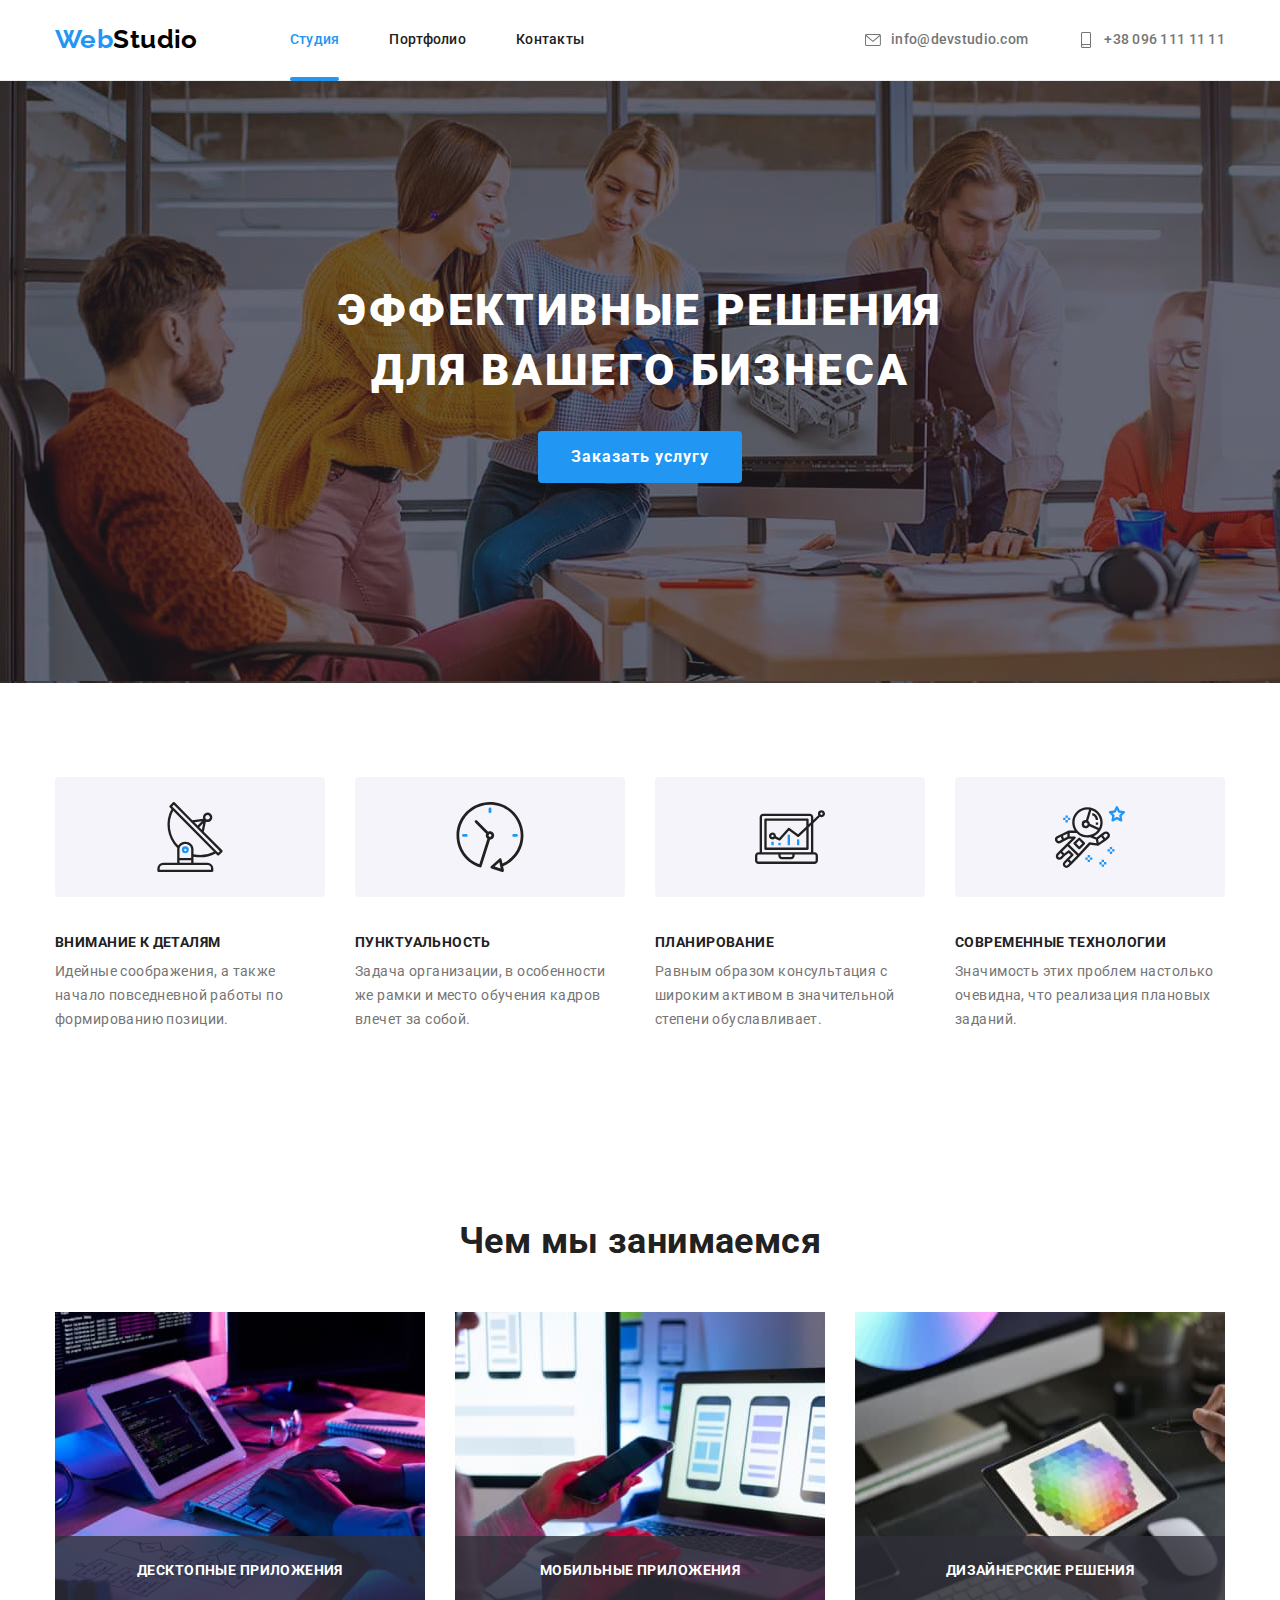
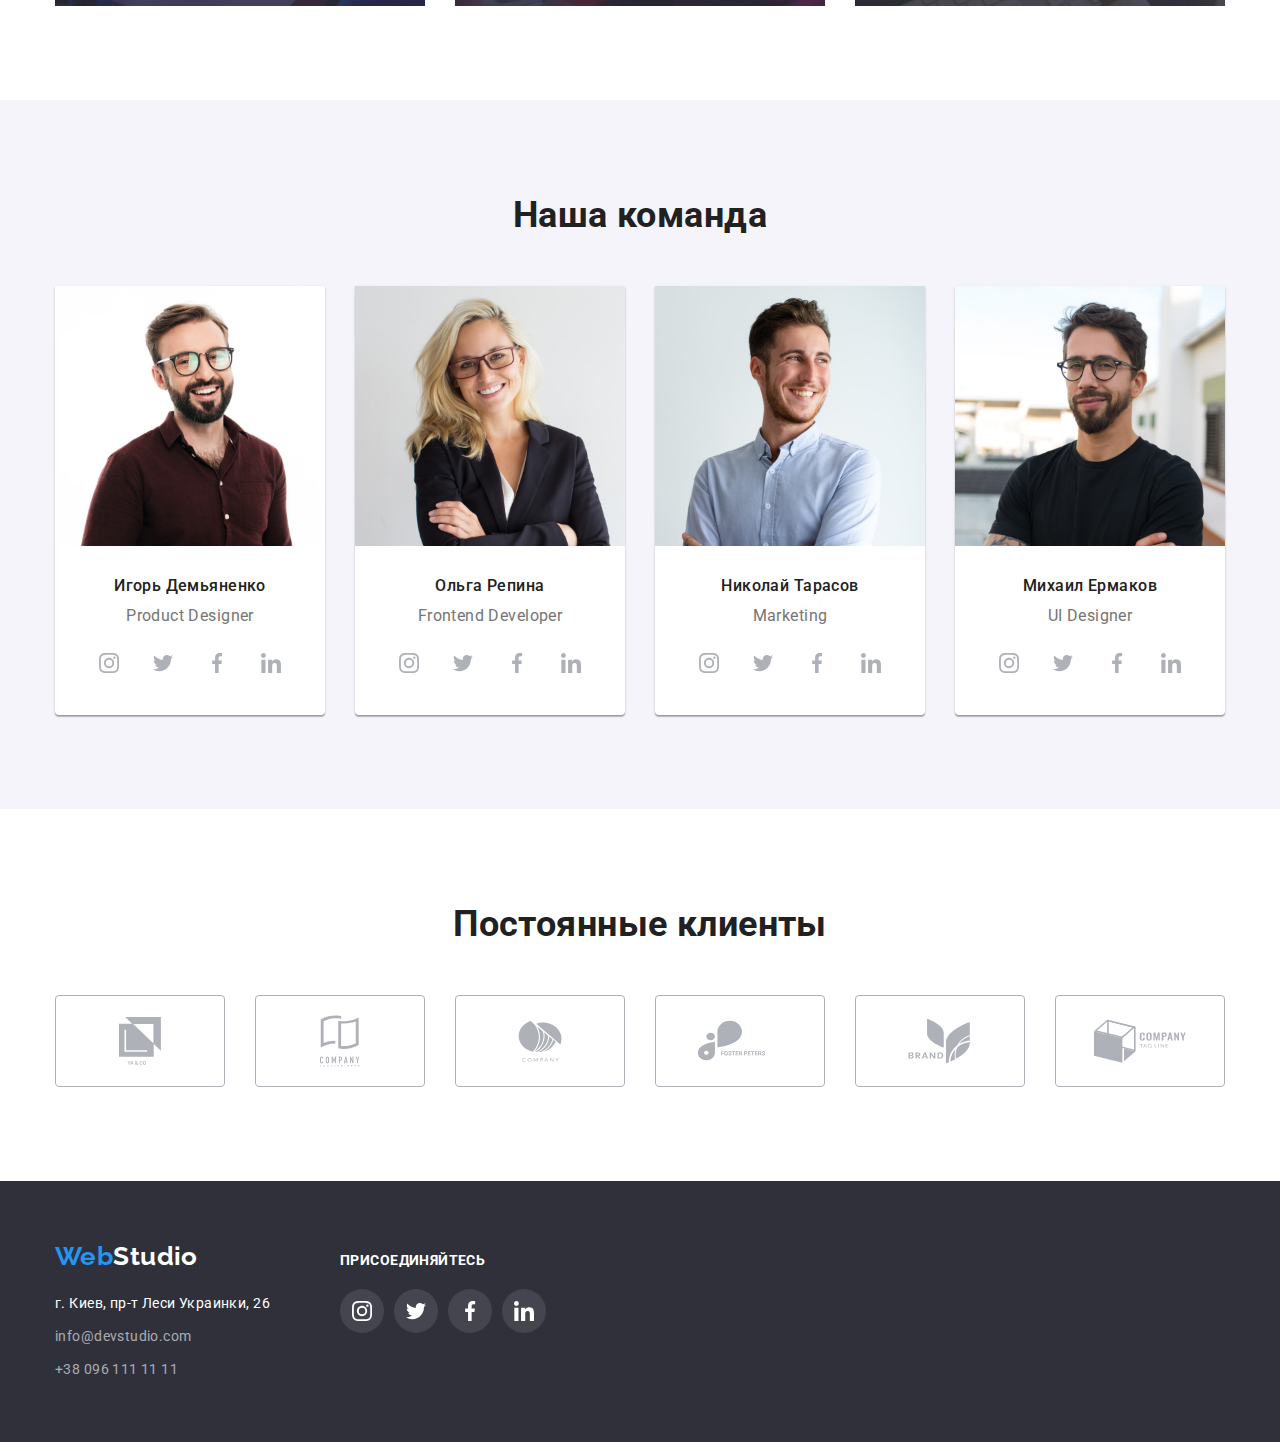
<file: index.html>
<!DOCTYPE html>
<html lang="ru">
  <head>
    <meta charset="UTF-8" />
    <meta http-equiv="X-UA-Compatible" content="IE=edge" />
    <meta name="viewport" content="width=device-width, initial-scale=1.0" />
    <title>Document</title>
    <link
      href="https://fonts.googleapis.com/css2?family=Raleway:wght@700&family=Roboto:wght@400;500;700&display=swap"
      rel="stylesheet"
    />
    <link
      rel="stylesheet"
      href="https://cdnjs.cloudflare.com/ajax/libs/modern-normalize/1.1.0/modern-normalize.min.css"
    />
    <link rel="stylesheet" href="./css/styles.css" />
  </head>

  <body>
    <!--Хедер-->
    <header class="header-section">
      <div class="container header-container">
        <nav class="main-nav">
          <!--Logo-->
          <a lang="en" href="./index.html" class="logo">
            <span>Web</span>Studio
          </a>

          <!--Menu-->
          <ul class="site-nav list">
            <li class="item">
              <a href="./index.html" class="link current">Студия</a>
            </li>
            <li class="item">
              <a href="./portfolio.html" class="link">Портфолио</a>
            </li>
            <li class="item"><a href="" class="link">Контакты</a></li>
          </ul>
        </nav>

        <!--Contacts-->
        <ul class="contacts list">
          <li class="item">
            <a href="mailto:info@devstudio.com" class="contacts-link">
              <svg class="header-icon" width="16" height="16">
                <use href="./images/svg/symbol-defs.svg#mail"></use>
              </svg>
              info@devstudio.com
            </a>
          </li>
          <li class="item">
            <a href="tel:+380961111111" class="contacts-link">
              <svg class="header-icon" width="16" height="16">
                <use href="./images/svg/symbol-defs.svg#phone"></use>
              </svg>
              +38 096 111 11 11
            </a>
          </li>
        </ul>
      </div>
    </header>

    <main>
      <!--Hero-->
      <section class="hero overlay">
        <h1 class="hero-title">Эффективные решения для вашего бизнеса</h1>
        <button class="button hero" type="button" data-modal-open>
          Заказать услугу
        </button>
      </section>

      <!--Our benefits-->
      <section class="section">
        <div class="container">
          <h2 class="section-title visually-hidden">Наши преимущества</h2>
          <ul class="benefits-list list">
            <li class="benefit-item icon-first">
              <h3 class="section-title benefit">Внимание к деталям</h3>
              <p>
                Идейные соображения, а также начало повседневной работы по
                формированию позиции.
              </p>
            </li>
            <li class="benefit-item icon-second">
              <h3 class="section-title benefit">Пунктуальность</h3>
              <p>
                Задача организации, в особенности же рамки и место обучения
                кадров влечет за собой.
              </p>
            </li>
            <li class="benefit-item icon-third">
              <h3 class="section-title benefit">Планирование</h3>
              <p>
                Равным образом консультация с широким активом в значительной
                степени обуславливает.
              </p>
            </li>
            <li class="benefit-item icon-fourth">
              <h3 class="section-title benefit">Современные технологии</h3>
              <p>
                Значимость этих проблем настолько очевидна, что реализация
                плановых заданий.
              </p>
            </li>
          </ul>
        </div>
      </section>

      <!--Our working process-->
      <section class="section">
        <div class="container">
          <h2 class="section-title">Чем мы занимаемся</h2>
          <ul class="working-list list">
            <li class="img-item working-thumb">
              <img
                src="./images/working-proces/img1-1.jpg"
                alt="Мужчина за рабочим столом пишет код на компьютере"
                width="370"
                height="294"
                class="image"
              />
              <p class="working-text">Десктопные приложения</p>
            </li>
            <li class="img-item working-thumb">
              <img
                src="./images/working-proces/img1-2.jpg"
                alt="Женщина держит в руках телефон на фоне ноутбука"
                width="370"
                height="294"
                class="image"
              />
              <p class="working-text">Мобильные приложения</p>
            </li>
            <li class="img-item working-thumb">
              <img
                src="./images/working-proces/img1-3.jpg"
                alt="Палитра цветов для рисования на планшете"
                width="370"
                height="294"
                class="image"
              />
              <p class="working-text">Дизайнерские решения</p>
            </li>
          </ul>
        </div>
      </section>

      <!--Our team-->
      <section class="section team">
        <div class="container">
          <h2 class="section-title">Наша команда</h2>
          <ul class="team-list list">
            <li class="team-member">
              <img
                src="./images/our-team/img2-1.jpg"
                alt="Игорь Демьяненко"
                width="270"
                height="260"
                class="image"
              />
              <div class="member-container">
                <h3 class="member">Игорь Демьяненко</h3>
                <p class="specialization">Product Designer</p>
                <!--Social links-->
                <ul class="social-list list">
                  <li class="social-item">
                    <a href="" class="social-link">
                      <svg class="social-icon" width="20" height="20">
                        <use
                          href="./images/svg/symbol-defs.svg#instagram"
                        ></use>
                      </svg>
                    </a>
                  </li>
                  <li class="social-item">
                    <a href="" class="social-link"
                      ><svg class="social-icon" width="20" height="20">
                        <use href="./images/svg/symbol-defs.svg#twitter"></use>
                      </svg>
                    </a>
                  </li>
                  <li class="social-item">
                    <a href="" class="social-link"
                      ><svg class="social-icon" width="20" height="20">
                        <use href="./images/svg/symbol-defs.svg#facebook"></use>
                      </svg>
                    </a>
                  </li>
                  <li class="social-item">
                    <a href="" class="social-link"
                      ><svg class="social-icon" width="20" height="20">
                        <use href="./images/svg/symbol-defs.svg#linkedin"></use>
                      </svg>
                    </a>
                  </li>
                </ul>
                <!-- End Social-links" -->
              </div>
            </li>

            <li class="team-member">
              <img
                src="./images/our-team/img2-2.jpg"
                alt="Ольга Репина"
                width="270"
                height="260"
                class="image"
              />
              <div class="member-container">
                <h3 class="member">Ольга Репина</h3>
                <p class="specialization">Frontend Developer</p>
                <!--Social links-->
                <ul class="social-list list">
                  <li class="social-item">
                    <a href="" class="social-link">
                      <svg class="social-icon" width="20" height="20">
                        <use
                          href="./images/svg/symbol-defs.svg#instagram"
                        ></use>
                      </svg>
                    </a>
                  </li>
                  <li class="social-item">
                    <a href="" class="social-link"
                      ><svg class="social-icon" width="20" height="20">
                        <use href="./images/svg/symbol-defs.svg#twitter"></use>
                      </svg>
                    </a>
                  </li>
                  <li class="social-item">
                    <a href="" class="social-link">
                      <svg class="social-icon" width="20" height="20">
                        <use href="./images/svg/symbol-defs.svg#facebook"></use>
                      </svg>
                    </a>
                  </li>
                  <li class="social-item">
                    <a href="" class="social-link">
                      <svg class="social-icon" width="20" height="20">
                        <use href="./images/svg/symbol-defs.svg#linkedin"></use>
                      </svg>
                    </a>
                  </li>
                </ul>
                <!-- End Social-links" -->
              </div>
            </li>

            <li class="team-member">
              <img
                src="./images/our-team/img2-3.jpg"
                alt="Николай Тарасов"
                width="270"
                height="260"
                class="image"
              />
              <div class="member-container">
                <h3 class="member">Николай Тарасов</h3>
                <p class="specialization">Marketing</p>
                <!--Social links-->
                <ul class="social-list list">
                  <li class="social-item">
                    <a href="" class="social-link">
                      <svg class="social-icon" width="20" height="20">
                        <use
                          href="./images/svg/symbol-defs.svg#instagram"
                        ></use>
                      </svg>
                    </a>
                  </li>
                  <li class="social-item">
                    <a href="" class="social-link">
                      <svg class="social-icon" width="20" height="20">
                        <use href="./images/svg/symbol-defs.svg#twitter"></use>
                      </svg>
                    </a>
                  </li>
                  <li class="social-item">
                    <a href="" class="social-link">
                      <svg class="social-icon" width="20" height="20">
                        <use href="./images/svg/symbol-defs.svg#facebook"></use>
                      </svg>
                    </a>
                  </li>
                  <li class="social-item">
                    <a href="" class="social-link">
                      <svg class="social-icon" width="20" height="20">
                        <use href="./images/svg/symbol-defs.svg#linkedin"></use>
                      </svg>
                    </a>
                  </li>
                </ul>
                <!-- End Social-links" -->
              </div>
            </li>

            <li class="team-member">
              <img
                src="./images/our-team/img2-4.jpg"
                alt="Михаил Ермаков"
                width="270"
                height="260"
                class="image"
              />
              <div class="member-container">
                <h3 class="member">Михаил Ермаков</h3>
                <p class="specialization">UI Designer</p>
                <!--Social links-->
                <ul class="social-list list">
                  <li class="social-item">
                    <a href="" class="social-link">
                      <svg class="social-icon" width="20" height="20">
                        <use
                          href="./images/svg/symbol-defs.svg#instagram"
                        ></use>
                      </svg>
                    </a>
                  </li>
                  <li class="social-item">
                    <a href="" class="social-link">
                      <svg class="social-icon" width="20" height="20">
                        <use href="./images/svg/symbol-defs.svg#twitter"></use>
                      </svg>
                    </a>
                  </li>
                  <li class="social-item">
                    <a href="" class="social-link">
                      <svg class="social-icon" width="20" height="20">
                        <use href="./images/svg/symbol-defs.svg#facebook"></use>
                      </svg>
                    </a>
                  </li>
                  <li class="social-item">
                    <a href="" class="social-link">
                      <svg class="social-icon" width="20" height="20">
                        <use href="./images/svg/symbol-defs.svg#linkedin"></use>
                      </svg>
                    </a>
                  </li>
                </ul>
                <!-- End Social-links" -->
              </div>
            </li>
          </ul>
        </div>
      </section>

      <!-- Our clients -->
      <section class="section">
        <div class="container">
          <h2 class="section-title">Постоянные клиенты</h2>
          <ul class="client-list list">
            <li class="client-container">
              <a href="" class="client-link">
                <svg class="client-icon" width="42" height="48">
                  <use href="./images/svg/symbol-defs.svg#client-1"></use>
                </svg>
              </a>
            </li>
            <li class="client-container">
              <a href="" class="client-link">
                <svg class="client-icon" width="40" height="52">
                  <use href="./images/svg/symbol-defs.svg#client-2"></use>
                </svg>
              </a>
            </li>
            <li class="client-container">
              <a href="" class="client-link">
                <svg class="client-icon" width="44" height="42">
                  <use href="./images/svg/symbol-defs.svg#client-3"></use>
                </svg>
              </a>
            </li>
            <li class="client-container">
              <a href="" class="client-link">
                <svg class="client-icon" width="85" height="41">
                  <use href="./images/svg/symbol-defs.svg#client-4"></use>
                </svg>
              </a>
            </li>
            <li class="client-container">
              <a href="" class="client-link">
                <svg class="client-icon" width="63" height="46">
                  <use href="./images/svg/symbol-defs.svg#client-5"></use>
                </svg>
              </a>
            </li>
            <li class="client-container">
              <a href="" class="client-link">
                <svg class="client-icon" width="94" height="44">
                  <use href="./images/svg/symbol-defs.svg#client-6"></use>
                </svg>
              </a>
            </li>
          </ul>
        </div>
      </section>
    </main>
    <!--Футер-->
    <footer class="bottom-contacts">
      <div class="container footer-container">
        <div class="address-container">
          <!--Logo-->
          <a class="logo second" href="./index.html"><span>Web</span>Studio</a>

          <!--Contacts-->
          <address class="contacts bottom">
            <a
              href="https://goo.gl/maps/XSLMF2wzgLDrQB9y9"
              class="location lower-contact"
              target="_blank"
              rel="noopener noreferrer"
              >г. Киев, пр-т Леси Украинки, 26
            </a>
            <a href="mailto:info@devstudio.com" class="lower-contact"
              >info@devstudio.com
            </a>
            <a href="tel:+380961111111" class="lower-contact"
              >+38 096 111 11 11
            </a>
          </address>
        </div>

        <!-- Join us -->
        <div class="join-container">
          <h2 class="join-title">Присоединяйтесь</h2>
          <ul class="social-list list">
            <li class="social-item">
              <a href="" class="social-link footer-social-link">
                <svg class="social-icon" width="20" height="20">
                  <use href="./images/svg/symbol-defs.svg#instagram"></use>
                </svg>
              </a>
            </li>
            <li class="social-item">
              <a href="" class="social-link footer-social-link">
                <svg class="social-icon" width="20" height="20">
                  <use href="./images/svg/symbol-defs.svg#twitter"></use>
                </svg>
              </a>
            </li>
            <li class="social-item">
              <a href="" class="social-link footer-social-link">
                <svg class="social-icon" width="20" height="20">
                  <use href="./images/svg/symbol-defs.svg#facebook"></use>
                </svg>
              </a>
            </li>
            <li class="social-item">
              <a href="" class="social-link footer-social-link">
                <svg class="social-icon" width="20" height="20">
                  <use href="./images/svg/symbol-defs.svg#linkedin"></use>
                </svg>
              </a>
            </li>
          </ul>
        </div>
      </div>
    </footer>

    <!-- Hero modal -->
    <div class="hero-backdrop is-hidden" data-modal>
      <div class="hero-modal">
        <button class="hero-modal-button" type="button" data-modal-close>
          <svg class="modal-icon" width="18" height="18">
            <use href="./images/svg/symbol-defs.svg#close"></use>
          </svg>
        </button>
      </div>
    </div>

    <!-- JavaScript for modal -->
    <script src="./js/modal.js"></script>
  </body>
</html>
</file>
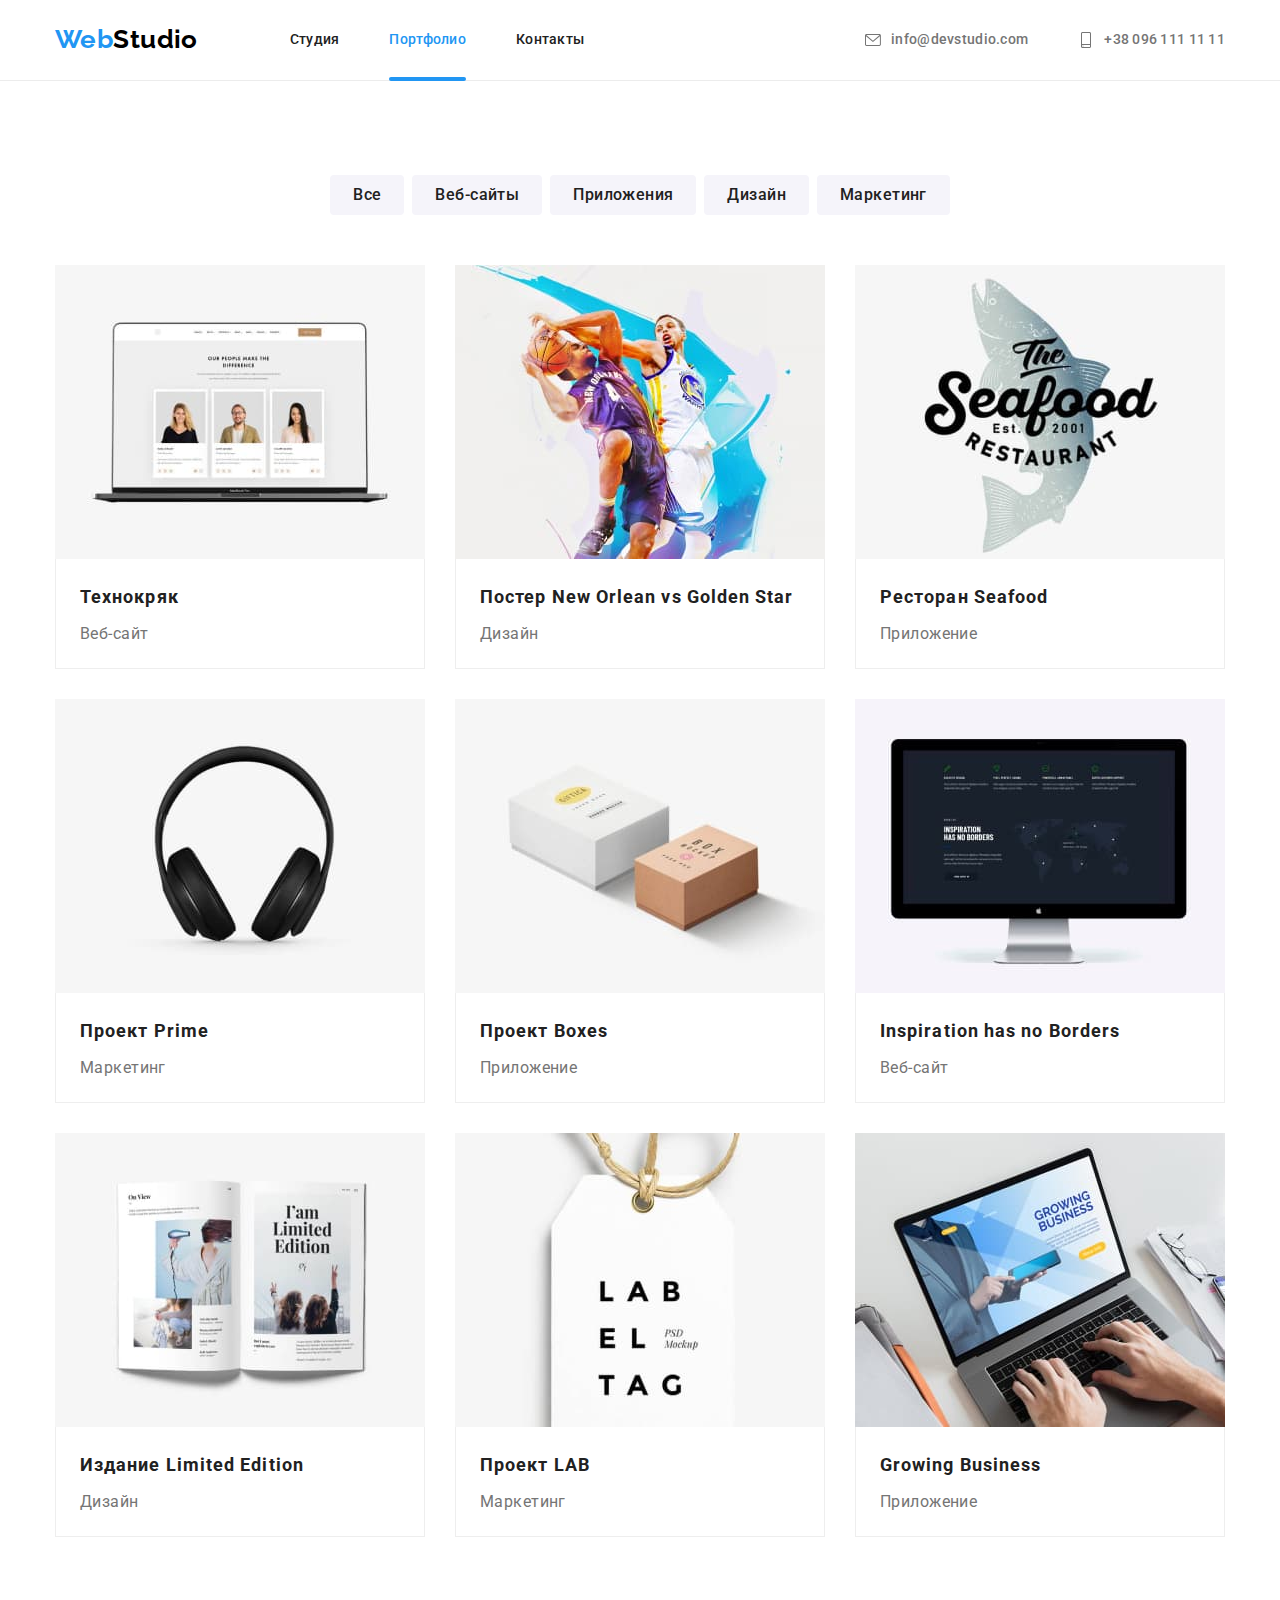
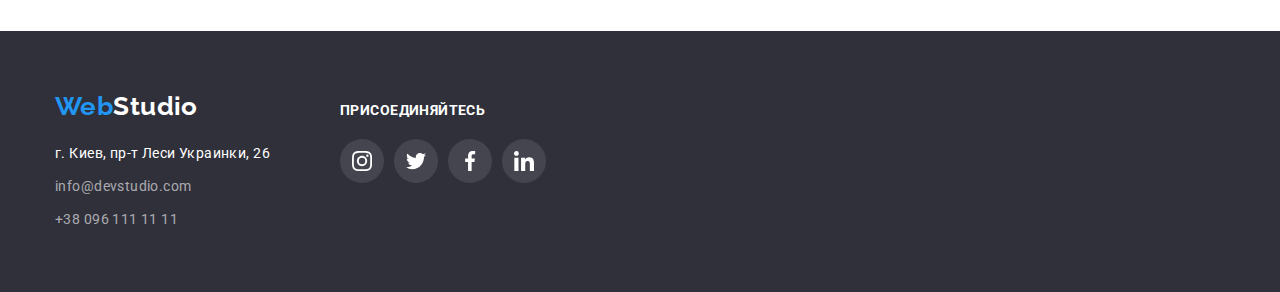
<file: portfolio.html>
<!DOCTYPE html>
<html lang="en">
  <head>
    <meta charset="UTF-8" />
    <meta http-equiv="X-UA-Compatible" content="IE=edge" />
    <meta name="viewport" content="width=device-width, initial-scale=1.0" />
    <title>Document</title>
    <link
      href="https://fonts.googleapis.com/css2?family=Raleway:wght@700&family=Roboto:wght@400;500;700&display=swap"
      rel="stylesheet"
    />
    <link
      rel="stylesheet"
      href="https://cdnjs.cloudflare.com/ajax/libs/modern-normalize/1.1.0/modern-normalize.min.css"
    />
    <link rel="stylesheet" href="./css/styles.css" />
  </head>
  <body>
    <!--Хедер-->
    <header class="header-section">
      <div class="container header-container">
        <nav class="main-nav">
          <!--Logo-->
          <a lang="en" href="./index.html" class="logo">
            <span>Web</span>Studio
          </a>

          <!--Menu-->
          <ul class="site-nav list">
            <li class="item">
              <a href="./index.html" class="link">Студия</a>
            </li>
            <li class="item">
              <a href="./portfolio.html" class="link current">Портфолио</a>
            </li>
            <li class="item"><a href="" class="link">Контакты</a></li>
          </ul>
        </nav>

        <!--Contacts-->
        <ul class="contacts list">
          <li class="item">
            <a href="mailto:info@devstudio.com" class="contacts-link">
              <svg class="header-icon" width="16" height="16">
                <use href="./images/svg/symbol-defs.svg#mail"></use>
              </svg>
              info@devstudio.com
            </a>
          </li>
          <li class="item">
            <a href="tel:+380961111111" class="contacts-link">
              <svg class="header-icon" width="16" height="16">
                <use href="./images/svg/symbol-defs.svg#phone"></use>
              </svg>
              +38 096 111 11 11
            </a>
          </li>
        </ul>
      </div>
    </header>

    <main>
      <section class="section">
        <div class="container">
          <h1 class="section-title visually-hidden">Примеры работ</h1>
          <!-- Filter -->
          <div class="filter-container">
            <ul class="filter list">
              <li class="filter-item">
                <button type="button" class="filter-button button pointer">
                  Все
                </button>
              </li>
              <li class="filter-item">
                <button type="button" class="filter-button button pointer">
                  Веб-сайты
                </button>
              </li>
              <li class="filter-item">
                <button type="button" class="filter-button button pointer">
                  Приложения
                </button>
              </li>
              <li class="filter-item">
                <button type="button" class="filter-button button pointer">
                  Дизайн
                </button>
              </li>
              <li class="filter-item">
                <button type="button" class="filter-button button pointer">
                  Маркетинг
                </button>
              </li>
            </ul>
          </div>

          <!-- Gallery -->
          <div class="gallery-cards">
            <ul class="gallery list">
              <li class="card">
                <a href="" class="card-link">
                  <div class="gallery-thumb">
                    <img
                      src="./images/portfolio/img3-1.jpg"
                      alt="Открытая интернет-страница на экране ноутбука"
                      width="370"
                      height="294"
                      class="image"
                    />
                    <p class="gallery-text">
                      Технокряк это современная площадка распространения
                      коронавируса. Компании используют эту платформу для
                      цифрового шпионажа и атак на защищённые сервера
                      конкурентов.
                    </p>
                  </div>
                  <div class="card-border">
                    <h2 class="card-title">Технокряк</h2>
                    <p class="card-text">Веб-сайт</p>
                  </div>
                </a>
              </li>

              <li class="card">
                <a href="" class="card-link">
                  <div class="gallery-thumb">
                    <img
                      src="./images/portfolio/img3-2.jpg"
                      alt="Два баскетболиста сражаются за мяч"
                      width="370"
                      height="294"
                      class="image"
                    />
                    <p class="gallery-text">
                      Технокряк это современная площадка распространения
                      коронавируса. Компании используют эту платформу для
                      цифрового шпионажа и атак на защищённые сервера
                      конкурентов.
                    </p>
                  </div>
                  <div class="card-border">
                    <h2 class="card-title">Постер New Orlean vs Golden Star</h2>
                    <p class="card-text">Дизайн</p>
                  </div>
                </a>
              </li>

              <li class="card">
                <a href="" class="card-link">
                  <div class="gallery-thumb">
                    <img
                      src="./images/portfolio/img3-3.jpg"
                      alt="Логотип ресторана морепродуктов"
                      width="370"
                      height="294"
                      class="image"
                    />
                    <p class="gallery-text">
                      Технокряк это современная площадка распространения
                      коронавируса. Компании используют эту платформу для
                      цифрового шпионажа и атак на защищённые сервера
                      конкурентов.
                    </p>
                  </div>
                  <div class="card-border">
                    <h2 class="card-title">Ресторан Seafood</h2>
                    <p class="card-text">Приложение</p>
                  </div>
                </a>
              </li>

              <li class="card">
                <a href="" class="card-link">
                  <div class="gallery-thumb">
                    <img
                      src="./images/portfolio/img3-4.jpg"
                      alt="Беспроводные наушники"
                      width="370"
                      height="294"
                      class="image"
                    />
                    <p class="gallery-text">
                      Технокряк это современная площадка распространения
                      коронавируса. Компании используют эту платформу для
                      цифрового шпионажа и атак на защищённые сервера
                      конкурентов.
                    </p>
                  </div>
                  <div class="card-border">
                    <h2 class="card-title">Проект Prime</h2>
                    <p class="card-text">Маркетинг</p>
                  </div>
                </a>
              </li>

              <li class="card">
                <a href="" class="card-link">
                  <div class="gallery-thumb">
                    <img
                      src="./images/portfolio/img3-5.jpg"
                      alt="Две фирменные коробки для упаковки товара"
                      width="370"
                      height="294"
                      class="image"
                    />
                    <p class="gallery-text">
                      Технокряк это современная площадка распространения
                      коронавируса. Компании используют эту платформу для
                      цифрового шпионажа и атак на защищённые сервера
                      конкурентов.
                    </p>
                  </div>
                  <div class="card-border">
                    <h2 class="card-title">Проект Boxes</h2>
                    <p class="card-text">Приложение</p>
                  </div>
                </a>
              </li>

              <li class="card">
                <a href="" class="card-link">
                  <div class="gallery-thumb">
                    <img
                      src="./images/portfolio/img3-6.jpg"
                      alt="Монитор компьютера"
                      width="370"
                      height="294"
                      class="image"
                    />
                    <p class="gallery-text">
                      Технокряк это современная площадка распространения
                      коронавируса. Компании используют эту платформу для
                      цифрового шпионажа и атак на защищённые сервера
                      конкурентов.
                    </p>
                  </div>
                  <div class="card-border">
                    <h2 class="card-title">Inspiration has no Borders</h2>
                    <p class="card-text">Веб-сайт</p>
                  </div>
                </a>
              </li>

              <li class="card">
                <a href="" class="card-link">
                  <div class="gallery-thumb">
                    <img
                      src="./images/portfolio/img3-7.jpg"
                      alt="Открытая книга с иллюстрациями"
                      width="370"
                      height="294"
                      class="image"
                    />
                    <p class="gallery-text">
                      Технокряк это современная площадка распространения
                      коронавируса. Компании используют эту платформу для
                      цифрового шпионажа и атак на защищённые сервера
                      конкурентов.
                    </p>
                  </div>
                  <div class="card-border">
                    <h2 class="card-title">Издание Limited Edition</h2>
                    <p class="card-text">Дизайн</p>
                  </div>
                </a>
              </li>

              <li class="card">
                <a href="" class="card-link">
                  <div class="gallery-thumb">
                    <img
                      src="./images/portfolio/img3-8.jpg"
                      alt="Товарная бирка от магазина"
                      width="370"
                      height="294"
                      class="image"
                    />
                    <p class="gallery-text">
                      Технокряк это современная площадка распространения
                      коронавируса. Компании используют эту платформу для
                      цифрового шпионажа и атак на защищённые сервера
                      конкурентов.
                    </p>
                  </div>
                  <div class="card-border">
                    <h2 class="card-title">Проект LAB</h2>
                    <p class="card-text">Маркетинг</p>
                  </div>
                </a>
              </li>

              <li class="card">
                <a href="" class="card-link">
                  <div class="gallery-thumb">
                    <img
                      src="./images/portfolio/img3-9.jpg"
                      alt="Мужчина работает за ноутбуком"
                      width="370"
                      height="294"
                      class="image"
                    />
                    <p class="gallery-text">
                      Технокряк это современная площадка распространения
                      коронавируса. Компании используют эту платформу для
                      цифрового шпионажа и атак на защищённые сервера
                      конкурентов.
                    </p>
                  </div>
                  <div class="card-border">
                    <h2 class="card-title">Growing Business</h2>
                    <p class="card-text">Приложение</p>
                  </div>
                </a>
              </li>
            </ul>
          </div>
        </div>
      </section>
    </main>
    <!--Футер-->
    <footer class="bottom-contacts">
      <div class="container footer-container">
        <div class="address-container">
          <!--Logo-->
          <a class="logo second" href="./index.html"><span>Web</span>Studio</a>

          <!--Contacts-->
          <address class="contacts bottom">
            <a
              href="https://goo.gl/maps/XSLMF2wzgLDrQB9y9"
              class="location lower-contact"
              target="_blank"
              rel="noopener noreferrer"
              >г. Киев, пр-т Леси Украинки, 26
            </a>
            <a href="mailto:info@devstudio.com" class="lower-contact"
              >info@devstudio.com
            </a>
            <a href="tel:+380961111111" class="lower-contact"
              >+38 096 111 11 11
            </a>
          </address>
        </div>

        <!-- Join us -->
        <div class="join-container">
          <h2 class="join-title">Присоединяйтесь</h2>
          <ul class="social-list list">
            <li class="social-item">
              <a href="" class="social-link footer-social-link">
                <svg class="social-icon" width="20" height="20">
                  <use href="./images/svg/symbol-defs.svg#instagram"></use>
                </svg>
              </a>
            </li>
            <li class="social-item">
              <a href="" class="social-link footer-social-link">
                <svg class="social-icon" width="20" height="20">
                  <use href="./images/svg/symbol-defs.svg#twitter"></use>
                </svg>
              </a>
            </li>
            <li class="social-item">
              <a href="" class="social-link footer-social-link">
                <svg class="social-icon" width="20" height="20">
                  <use href="./images/svg/symbol-defs.svg#facebook"></use>
                </svg>
              </a>
            </li>
            <li class="social-item">
              <a href="" class="social-link footer-social-link">
                <svg class="social-icon" width="20" height="20">
                  <use href="./images/svg/symbol-defs.svg#linkedin"></use>
                </svg>
              </a>
            </li>
          </ul>
        </div>
      </div>
    </footer>
  </body>
</html>
</file>
<file: css/styles.css>
/* ===== MAIN PAGE ===================================== */

/* ===== Variables ===== */
:root {
  --accent-color: #2196f3;
  --main-text-color: #757575;
  --title-text-color: #212121;
  --secondary-text-color: #ffffff;
  --primary-background-color: #ffffff;
  --secondary-background-color: #f5f4fa;
  --accent-background-color: #2f303a;
  --logo-color: #000000;
  --logo-color-footer: #ffffff;
  --card-border-color: #eeeeee;
  --svg-color: #afb1b8;
}

/* =====Components===== */

body {
  color: var(--main-text-color);
  background-color: var(--primary-background-color);

  font-family: "Roboto", sans-serif;
  font-weight: 400;
  font-size: 14px;
  line-height: 1.71;
  letter-spacing: 0.03em;
}

.list {
  list-style: none;

  padding: 0;
  margin: 0;
}

h1,
h2,
h3,
h4,
h5,
h6,
p {
  margin-top: 0;
  margin-bottom: 0;
}

.container {
  width: 1200px;
  padding-left: 15px;
  padding-right: 15px;
  margin-left: auto;
  margin-right: auto;
}

.button {
  display: inline-block;
  border: 1px solid transparent;
  border-radius: 4px;
  padding: 6px 22px;

  cursor: pointer;

  color: var(--title-text-color);
  background-color: var(--secondary-background-color);

  font-family: inherit;
  font-weight: 500;
  font-size: 16px;
  line-height: 1.62;
  letter-spacing: inherit;
  text-align: center;
}

.section {
  padding-top: 94px;
  padding-bottom: 94px;
}

.section-title {
  color: var(--title-text-color);

  font-weight: 700;
  font-size: 36px;
  line-height: 1.17;
  text-align: center;

  margin-bottom: 50px;
}

.contacts {
  font-style: normal;
  line-height: 1.71;
}

.image {
  display: block;
}

.visually-hidden {
  position: absolute !important;
  clip: rect(1px 1px 1px 1px);
}

/* =====End Components===== */

/* ===== Header ===== */

.header-container,
.main-nav {
  display: flex;
  align-items: center;
  justify-content: flex-end;
}

.header-section {
  border-bottom: 1px solid #ececec;
}

.logo {
  color: var(--logo-color);

  font-family: "Raleway", sans-serif;
  font-weight: 700;
  font-size: 26px;
  line-height: 1.2;

  text-decoration: none;
}

.logo > span {
  color: var(--accent-color);
}

/* ===== Navigation ===== */

.site-nav {
  display: flex;
  margin-left: 92px;
}

.site-nav .item:not(:first-child) {
  margin-left: 50px;
}

.site-nav .link {
  display: flex;
  position: relative;
  padding-top: 32px;
  padding-bottom: 32px;

  font-weight: 500;
  line-height: 1.14;
  letter-spacing: 0.02em;

  color: var(--title-text-color);
  text-decoration: none;

  transition: color 250ms cubic-bezier(0.4, 0, 0.2, 1);
}

.site-nav .link:hover,
.site-nav .link:focus {
  color: var(--accent-color);
}

.site-nav .link.current {
  color: var(--accent-color);
}

.link.current::after {
  position: absolute;
  content: "";
  right: 0;
  bottom: -1px;
  width: 100%;
  height: 4px;

  border-radius: 2px;

  background-color: var(--accent-color);
}

/* ===== Contacts ===== */
.contacts.list {
  display: flex;
  margin-left: auto;
}

.contacts .item:not(:first-child) {
  margin-left: 50px;
}

.contacts-link {
  display: flex;
  padding-top: 32px;
  padding-bottom: 32px;
  justify-content: center;
  align-items: center;

  font-weight: 500;
  font-size: 14px;
  line-height: 1.14;
  letter-spacing: 0.02em;

  color: var(--main-text-color);
  text-decoration: none;
  transition: color 250ms cubic-bezier(0.4, 0, 0.2, 1);
}

.contacts-link:hover,
.contacts-link:focus {
  color: var(--accent-color);
}

.header-icon {
  margin-right: 10px;
  fill: currentColor;
}

/* ===== End Header ===== */

/* ===== Hero ===== */

.hero {
  margin-left: auto;
  margin-right: auto;
  padding-top: 200px;
  padding-bottom: 200px;

  text-align: center;
}
.hero-title {
  width: 696px;
  margin-left: auto;
  margin-right: auto;
  margin-bottom: 30px;

  color: var(--secondary-text-color);

  font-weight: 900;
  font-size: 44px;
  line-height: 1.36;
  letter-spacing: 0.06em;
  text-transform: uppercase;
}

.button.hero {
  color: var(--secondary-text-color);
  background-color: var(--accent-color);

  font-weight: 700;
  line-height: 1.87;
  letter-spacing: 0.06em;

  padding: 10px 32px;
  min-width: 200px;
}

.button.hero:hover,
.button.hero:focus {
  background-color: #188ce8;
}

.hero.overlay {
  max-width: 1600px;

  background-image: linear-gradient(
      to right,
      rgba(47, 48, 58, 0.4),
      rgba(47, 48, 58, 0.4)
    ),
    url("../images/hero-background.jpg");
}

/* ===== End Hero ===== */

/* ===== Our benefits ===== */

.section-title.benefit {
  color: var(--title-text-color);

  font-size: 14px;
  line-height: 1.14;
  text-transform: uppercase;
  text-align: left;

  margin-bottom: 10px;
}
.benefits-list {
  display: flex;
  flex-wrap: wrap;
  margin-left: -30px;
  margin-top: -30px;
}

.benefit-item {
  margin-left: 30px;
  margin-top: 30px;
  flex-basis: calc((100% - 4 * 30px) / 4);
}

.benefit-item::before {
  content: "";
  display: inline-block;
  width: 100%;
  height: 120px;
  border-radius: 4px;
  margin-bottom: 30px;

  background-color: var(--secondary-background-color);

  background-repeat: no-repeat;
  background-position: center;
}

.icon-first::before {
  background-image: url("../images/svg/benefit-section/img1.svg");
}

.icon-second::before {
  background-image: url("../images/svg/benefit-section/img2.svg");
}

.icon-third::before {
  background-image: url("../images/svg/benefit-section/img3.svg");
}

.icon-fourth::before {
  background-image: url("../images/svg/benefit-section/img4.svg");
}

/* ===== End Our benefits ===== */

/* ===== Our working process ===== */

.working-list {
  display: flex;
  flex-wrap: wrap;
  margin-left: -30px;
  margin-top: -30px;
}

.img-item {
  margin-left: 30px;
  margin-top: 30px;
  flex-basis: calc((100% - 3 * 30px) / 3);
}

.working-thumb {
  position: relative;
}

.working-text {
  position: absolute;
  left: 0;
  bottom: 0;

  display: flex;
  width: 100%;
  height: 70px;
  justify-content: center;
  align-items: center;
  flex-shrink: 0;

  font-weight: 700;
  font-size: 14px;
  line-height: 1.14;
  text-transform: uppercase;

  color: var(--secondary-text-color);
  background-color: rgba(47, 48, 58, 0.8);
}

/* ===== End Our working proces ===== */

/* ===== Our team ===== */

.team {
  background-color: var(--secondary-background-color);
}
.member {
  margin-bottom: 10px;

  color: var(--title-text-color);

  font-weight: 500;
  font-size: 16px;
  line-height: 1.19;
}

.specialization {
  font-size: 16px;
  line-height: 1.19;
}

.team-list {
  display: flex;
  flex-wrap: wrap;
  margin-left: -30px;
  margin-top: -30px;
}

.team-member {
  margin-left: 30px;
  margin-top: 30px;
  border-radius: 0px 0px 4px 4px;

  text-align: center;

  background-color: var(--primary-background-color);
  box-shadow: 0px 1px 3px rgba(0, 0, 0, 0.12), 0px 1px 1px rgba(0, 0, 0, 0.14),
    0px 2px 1px rgba(0, 0, 0, 0.2);
}

.member-container {
  padding: 30px 20px;
}

.member-container > p {
  margin-bottom: 16px;
}

.social-list {
  display: inline-flex;
  flex-wrap: wrap;
}

.social-item:not(:first-child) {
  margin-left: 10px;
}

.social-link {
  display: flex;
  width: 44px;
  height: 44px;
  border-radius: 50% 50%;
  justify-content: center;
  align-items: center;

  transition: background-color 250ms cubic-bezier(0.4, 0, 0.2, 1);
}

.social-link:hover,
.social-link:focus {
  background-color: var(--accent-color);
}

.social-icon {
  fill: var(--svg-color);

  transition: fill 250ms cubic-bezier(0.4, 0, 0.2, 1);
}

.social-link:hover .social-icon,
.social-link:focus .social-icon {
  fill: var(--primary-background-color);
}

/* ===== End Our team ===== */

/* ===== Our clients===== */

.client-list {
  display: flex;
  flex-wrap: wrap;
  margin-left: -30px;
  margin-top: -30px;
}
.client-container {
  margin-left: 30px;
  margin-top: 30px;
  flex-basis: calc((100% - 6 * 30px) / 6);
}

.client-link {
  display: flex;
  width: 100%;
  height: 92px;
  border: 1px solid var(--svg-color);
  border-radius: 4px;
  justify-content: center;
  align-items: center;

  transition: border-color 250ms cubic-bezier(0.4, 0, 0.2, 1);
}

.client-link:hover,
.client-link:focus {
  border-color: var(--accent-color);
}

.client-icon {
  fill: var(--svg-color);

  transition: fill 250ms cubic-bezier(0.4, 0, 0.2, 1);
}

.client-link:hover .client-icon,
.client-link:focus .client-icon {
  fill: var(--accent-color);
}

/* ===== End Our clients===== */

/* ===== Footer ===== */

.bottom-contacts {
  padding-top: 60px;
  padding-bottom: 60px;

  background-color: var(--accent-background-color);
}

.footer-container {
  display: flex;
  /* align-items: center; */
}

.contacts.bottom {
  display: flex;
  flex-direction: column;
}

.logo.second {
  display: block;
  margin-bottom: 20px;

  color: var(--logo-color-footer);
  background-color: var(--accent-background-color);
}

.location.lower-contact {
  color: var(--secondary-text-color);
}

.lower-contact {
  color: rgba(255, 255, 255, 0.6);

  text-decoration: none;
}

.lower-contact:not(:last-child) {
  margin-bottom: 9px;
}

.lower-contact:hover,
.lower-contact:focus {
  color: var(--accent-color);
}

.footer-social-link {
  background-color: rgba(255, 255, 255, 0.1);
  fill: var(--primary-background-color);
}

/* ===== Join us ===== */

.join-title {
  margin-bottom: 20px;

  font-weight: 700;
  font-size: 14px;
  line-height: 1.14;
  text-transform: uppercase;

  color: var(--secondary-text-color);
}

.join-container .social-icon {
  fill: var(--primary-background-color);
}

.join-container {
  max-width: 206px;
  margin-left: 70px;
  padding-top: 12px;
}

/* ===== End Footer ===== */

/* ===== Hero modal===== */

.hero-backdrop {
  position: fixed;
  top: 0;
  left: 0;
  width: 100%;
  height: 100%;
  opacity: 1;

  background-color: rgba(0, 0, 0, 0.2);

  transition: opacity 250ms cubic-bezier(0.4, 0, 0.2, 1),
    visibility 250ms cubic-bezier(0.4, 0, 0.2, 1);
}

.hero-backdrop.is-hidden {
  opacity: 0;
  visibility: hidden;
  pointer-events: none;
}

.hero-modal {
  position: absolute;
  left: 50%;
  top: 50%;
  transform: translate(-50%, -50%) scale(1);

  min-width: 528px;
  min-height: 581px;
  padding: 40px;

  background-color: var(--primary-background-color);

  transition: transform 250ms cubic-bezier(0.4, 0, 0.2, 1);
}

.hero-backdrop.is-hidden .hero-modal {
  transform: translate(-50%, -50%) scale(1.2);
}

.hero-modal-button {
  position: absolute;
  top: 8px;
  right: 8px;

  display: flex;
  justify-content: center;
  align-items: center;

  width: 30px;
  height: 30px;
  padding: 0;
  border-radius: 50%;
  border: 1px solid rgba(0, 0, 0, 0.1);
  cursor: pointer;

  background-color: transparent;
}

/* ===== End Hero modal===== */

/* ===== PORTFOLIO PAGE ============================================= */

/* ===== Filter ===== */

.filter {
  display: flex;
  justify-content: center;
}

.filter-item:not(:first-child) {
  margin-left: 8px;
}

.filter-button {
  font-family: inherit;
  font-weight: 500;
  font-size: 16px;
  line-height: 1.62;
  letter-spacing: inherit;
  text-align: center;

  color: var(--title-text-color);
  background-color: var(--secondary-background-color);

  transition: background-color 250ms cubic-bezier(0.4, 0, 0.2, 1),
    color 250ms cubic-bezier(0.4, 0, 0.2, 1),
    box-shadow 250ms cubic-bezier(0.4, 0, 0.2, 1);
}

.filter-button:hover,
.filter-button:focus {
  color: var(--secondary-text-color);
  background-color: var(--accent-color);

  box-shadow: 0px 1px 3px rgba(0, 0, 0, 0.12), 0px 1px 1px rgba(0, 0, 0, 0.14),
    0px 2px 1px rgba(0, 0, 0, 0.2);
}

.filter-container {
  margin-bottom: 50px;
}

/* ===== End Filter ===== */

/* ===== Gallery ===== */

.gallery {
  display: flex;
  flex-wrap: wrap;
  margin-left: -30px;
  margin-top: -30px;
}

.card {
  margin-left: 30px;
  margin-top: 30px;
  flex-basis: calc((100% - 3 * 30px) / 3);
}

.card-link {
  display: block;
  text-decoration: none;
  transition: box-shadow 250ms cubic-bezier(0.4, 0, 0.2, 1);
}

.card-title {
  color: var(--title-text-color);

  font-weight: 700;
  font-size: 18px;
  line-height: 2;
  letter-spacing: 0.06em;

  margin-bottom: 4px;
}

.card-text {
  color: var(--main-text-color);

  font-size: 16px;
  line-height: 1.87;
}

.card-border {
  position: relative;
  left: 0;
  bottom: 0;
  width: 100%;
  height: 110px;

  padding: 20px 24px;
  border-right: 1px solid var(--card-border-color);
  border-bottom: 1px solid var(--card-border-color);
  border-left: 1px solid var(--card-border-color);

  background-color: var(--primary-background-color);
}

.card-link:hover,
.card-link:focus {
  box-shadow: 0px 1px 3px rgba(0, 0, 0, 0.12), 0px 1px 1px rgba(0, 0, 0, 0.14),
    0px 2px 1px rgba(0, 0, 0, 0.2);
}

.gallery-thumb {
  position: relative;
  overflow: hidden;
}

.gallery-text {
  position: absolute;
  transform: translateY(100%);

  width: 100%;
  height: 100%;

  font-size: 18px;
  line-height: 1.56;
  padding: 62px 24px;

  color: var(--secondary-text-color);
  background-color: rgba(33, 150, 243, 0.9);
  transition: transform 250ms cubic-bezier(0.4, 0, 0.2, 1);
}

.card-link:hover .gallery-text,
.card-link:focus .gallery-text {
  transform: translateY(-100%);
}
/* ===== End Gallery ===== */
</file>
